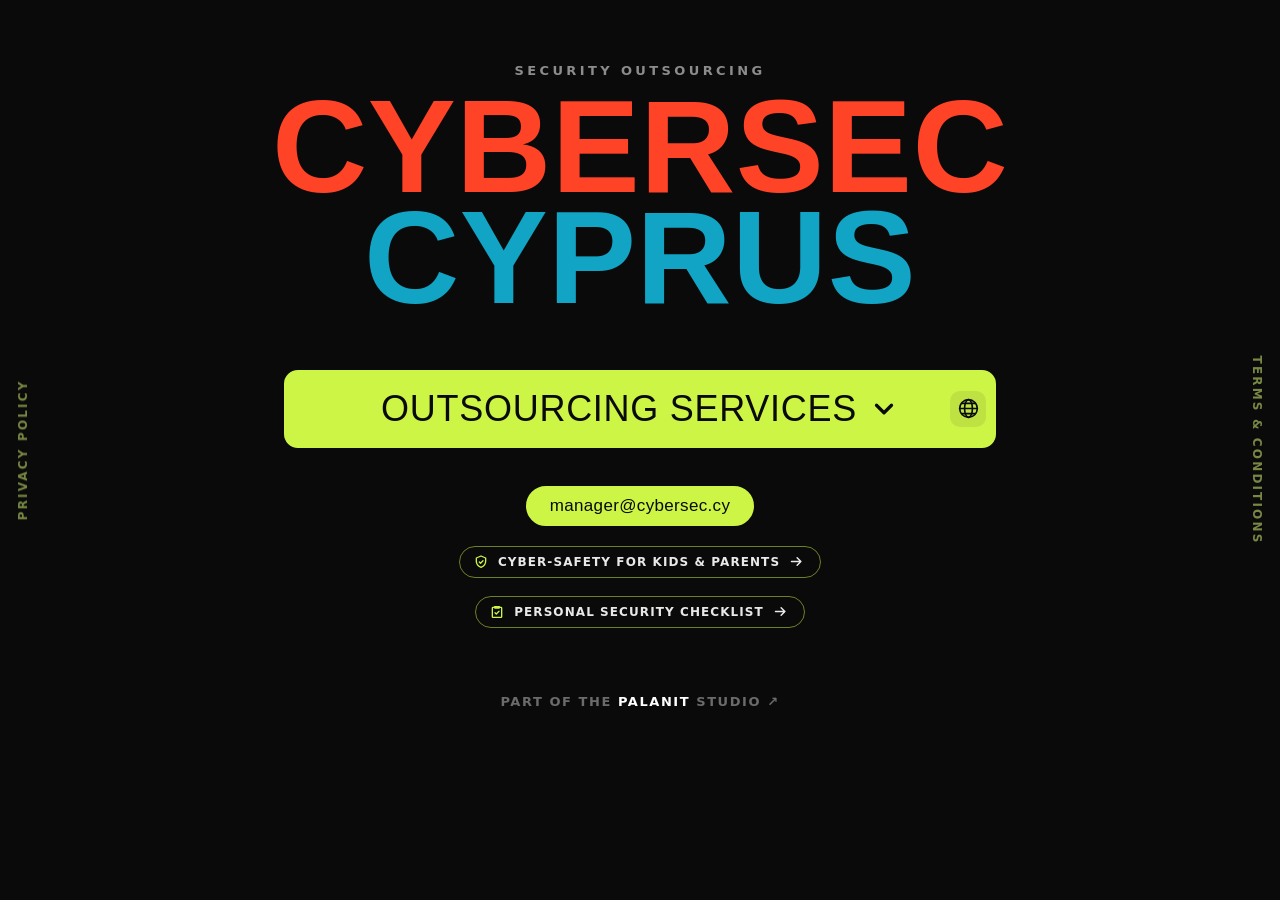
<file: index.html>
<!DOCTYPE html>
<html lang="en">
<head>
  <meta charset="UTF-8" />
  <meta name="viewport" content="width=device-width, initial-scale=1.0" />
  <meta http-equiv="Content-Security-Policy" content="default-src 'self'; script-src 'self'; style-src 'self' 'unsafe-inline' https://fonts.googleapis.com; font-src https://fonts.gstatic.com; img-src 'self' data:; connect-src 'self'; base-uri 'self'; form-action 'self'; frame-ancestors 'none'; object-src 'none'" />
  <meta name="referrer" content="strict-origin-when-cross-origin" />
  <title>CyberSec by Palanit — Security &amp; IT Outsourcing in Cyprus</title>
  <meta name="description" content="CyberSec by Palanit — security and IT outsourcing for small and medium businesses in Cyprus: MDM (Jamf), Google Workspace, EDR, SIEM Wazuh, perimeter and web audits, security policies, phishing simulations and training." />

  <link rel="canonical" href="https://cybersec.cy/" />
  <meta name="robots" content="index, follow, max-image-preview:large, max-snippet:-1, max-video-preview:-1" />
  <meta name="author" content="CyberSec by Palanit" />

  <!-- Open Graph -->
  <meta property="og:site_name" content="CyberSec by Palanit" />
  <meta property="og:title" content="CyberSec by Palanit — Security &amp; IT Outsourcing in Cyprus" />
  <meta property="og:description" content="Security and IT outsourcing for small and medium businesses in Cyprus. Implementation, audits, policies, training." />
  <meta property="og:type" content="website" />
  <meta property="og:url" content="https://cybersec.cy/" />
  <meta property="og:locale" content="en" />

  <!-- Icons -->
  <link rel="icon" href="/favicon.ico" sizes="32x32" />
  <link rel="icon" href="/favicon.svg" type="image/svg+xml" />
  <link rel="icon" type="image/png" sizes="96x96" href="/favicon-96x96.png" />
  <link rel="apple-touch-icon" href="/apple-touch-icon.png" />
  <meta name="theme-color" content="#0a0a0a" />

  <link rel="preconnect" href="https://fonts.googleapis.com" />
  <link rel="preconnect" href="https://fonts.gstatic.com" crossorigin />
  <link href="https://fonts.googleapis.com/css2?family=Anton&family=Cookie&family=Space+Grotesk:wght@400;500;700&display=swap" rel="stylesheet" />
  <link rel="stylesheet" href="styles.css" />

  <!-- Structured data -->
  <script type="application/ld+json">
  {
    "@context": "https://schema.org",
    "@type": "ProfessionalService",
    "name": "CyberSec by Palanit",
    "url": "https://cybersec.cy/",
    "image": "https://cybersec.cy/apple-touch-icon.png",
    "description": "Security and IT outsourcing for small and medium businesses in Cyprus.",
    "areaServed": "CY",
    "email": "manager@cybersec.cy",
    "priceRange": "€€"
  }
  </script>
</head>

<body class="home">

  <!-- side links -->
  <a class="side side--left" href="/privacy.html" data-i18n="privacy">Privacy Policy</a>
  <a class="side side--right" href="/terms.html" data-i18n="terms">Terms &amp; Conditions</a>

  <main class="stage">

    <!-- title -->
    <p class="eyebrow" data-i18n="eyebrow">SECURITY OUTSOURCING</p>
    <h1 class="title">
      <span class="title__pop">CYBER<span class="title__sec">SEC</span></span>
      <span class="title__sea">CYPRUS</span>
    </h1>

    <!-- services dropdown -->
    <section class="services" aria-label="Outsourcing services">
      <div class="field-wrap">
        <button class="field" id="fieldToggle" aria-expanded="false" aria-controls="servicesPanel">
          <span class="field__label" data-i18n="fieldLabel">Outsourcing services</span>
          <svg class="field__chev" width="30" height="30" viewBox="0 0 24 24" fill="none" stroke="currentColor" stroke-width="2.6" stroke-linecap="round" stroke-linejoin="round"><path d="M6 9l6 6 6-6"/></svg>
        </button>

        <!-- language switcher -->
        <div class="lang" id="lang">
          <button class="lang__btn" id="langBtn" type="button" aria-haspopup="true" aria-expanded="false" aria-label="Change language">
            <svg viewBox="0 0 24 24" fill="none" stroke="currentColor" stroke-width="1.7" stroke-linecap="round" stroke-linejoin="round">
              <circle cx="12" cy="12" r="9.2"/>
              <ellipse cx="12" cy="12" rx="4.1" ry="9.2"/>
              <line x1="2.8" y1="12" x2="21.2" y2="12"/>
              <line x1="4.6" y1="6.7" x2="19.4" y2="6.7"/>
              <line x1="4.6" y1="17.3" x2="19.4" y2="17.3"/>
            </svg>
          </button>
          <ul class="lang__menu" id="langMenu" role="menu" aria-label="Language">
            <li role="none"><button role="menuitemradio" type="button" data-lang="en" aria-checked="true">English</button></li>
            <li role="none"><button role="menuitemradio" type="button" data-lang="el" aria-checked="false">Ελληνικά</button></li>
            <li role="none"><button role="menuitemradio" type="button" data-lang="ru" aria-checked="false">Русский</button></li>
            <li role="none"><button role="menuitemradio" type="button" data-lang="uk" aria-checked="false">Українська</button></li>
            <li role="none"><button role="menuitemradio" type="button" data-lang="kk" aria-checked="false">Қазақша</button></li>
            <li role="none"><button role="menuitemradio" type="button" data-lang="de" aria-checked="false">Deutsch</button></li>
            <li role="none"><button class="lang--elv" role="menuitemradio" type="button" data-lang="elv" aria-checked="false">Quenya</button></li>
          </ul>
        </div>
      </div>

      <div class="panel" id="servicesPanel">
        <div class="panel__inner">
          <ul class="list" id="serviceList"><!-- items injected by script.js --></ul>
          <p class="disclaimer" data-i18n="disclaimer">Prices are indicative and depend on the scope of work, the number of devices and the state of your infrastructure. A precise quote will be prepared after a consultation with our manager.</p>
        </div>
      </div>
    </section>

    <!-- email CTA -->
    <a class="email" href="mailto:manager@cybersec.cy">manager@cybersec.cy</a>

    <!-- thin secondary CTA: family cyber-safety academy -->
    <a class="kids-btn" href="/academy.html">
      <svg class="kids-btn__ico" viewBox="0 0 24 24" fill="none" stroke="currentColor" stroke-width="2" stroke-linecap="round" stroke-linejoin="round" aria-hidden="true"><path d="M12 3l7 3v5c0 4.5-3 7.5-7 9-4-1.5-7-4.5-7-9V6l7-3z"/><path d="M9.5 12l1.8 1.8L15 10"/></svg>
      <span data-i18n="kidsBtn">Cyber-safety for kids &amp; parents</span>
      <svg class="kids-btn__arrow" viewBox="0 0 24 24" fill="none" stroke="currentColor" stroke-width="2.4" stroke-linecap="round" stroke-linejoin="round" aria-hidden="true"><path d="M4 12h15M13 6l6 6-6 6"/></svg>
    </a>

    <!-- thin secondary CTA: personal security checklist portal -->
    <a class="kids-btn" href="/checklist.html">
      <svg class="kids-btn__ico" viewBox="0 0 24 24" fill="none" stroke="currentColor" stroke-width="2" stroke-linecap="round" stroke-linejoin="round" aria-hidden="true"><path d="M8 5H6a1 1 0 0 0-1 1v13a1 1 0 0 0 1 1h12a1 1 0 0 0 1-1V6a1 1 0 0 0-1-1h-2"/><path d="M9 4h6a1 1 0 0 1 1 1 1 1 0 0 1-1 1H9a1 1 0 0 1-1-1 1 1 0 0 1 1-1z"/><path d="M9 13l2 2 4-4"/></svg>
      <span data-i18n="checklistBtn">Personal security checklist</span>
      <svg class="kids-btn__arrow" viewBox="0 0 24 24" fill="none" stroke="currentColor" stroke-width="2.4" stroke-linecap="round" stroke-linejoin="round" aria-hidden="true"><path d="M4 12h15M13 6l6 6-6 6"/></svg>
    </a>

    <!-- footer -->
    <footer class="foot">
      <a id="footLink" href="https://palanit.com" target="_blank" rel="noopener">Part of the <strong>PALANIT</strong> studio ↗</a>
    </footer>

  </main>

  <script src="i18n.js"></script>
  <script src="effects.js"></script>
  <script src="script.js"></script>
</body>
</html>
</file>
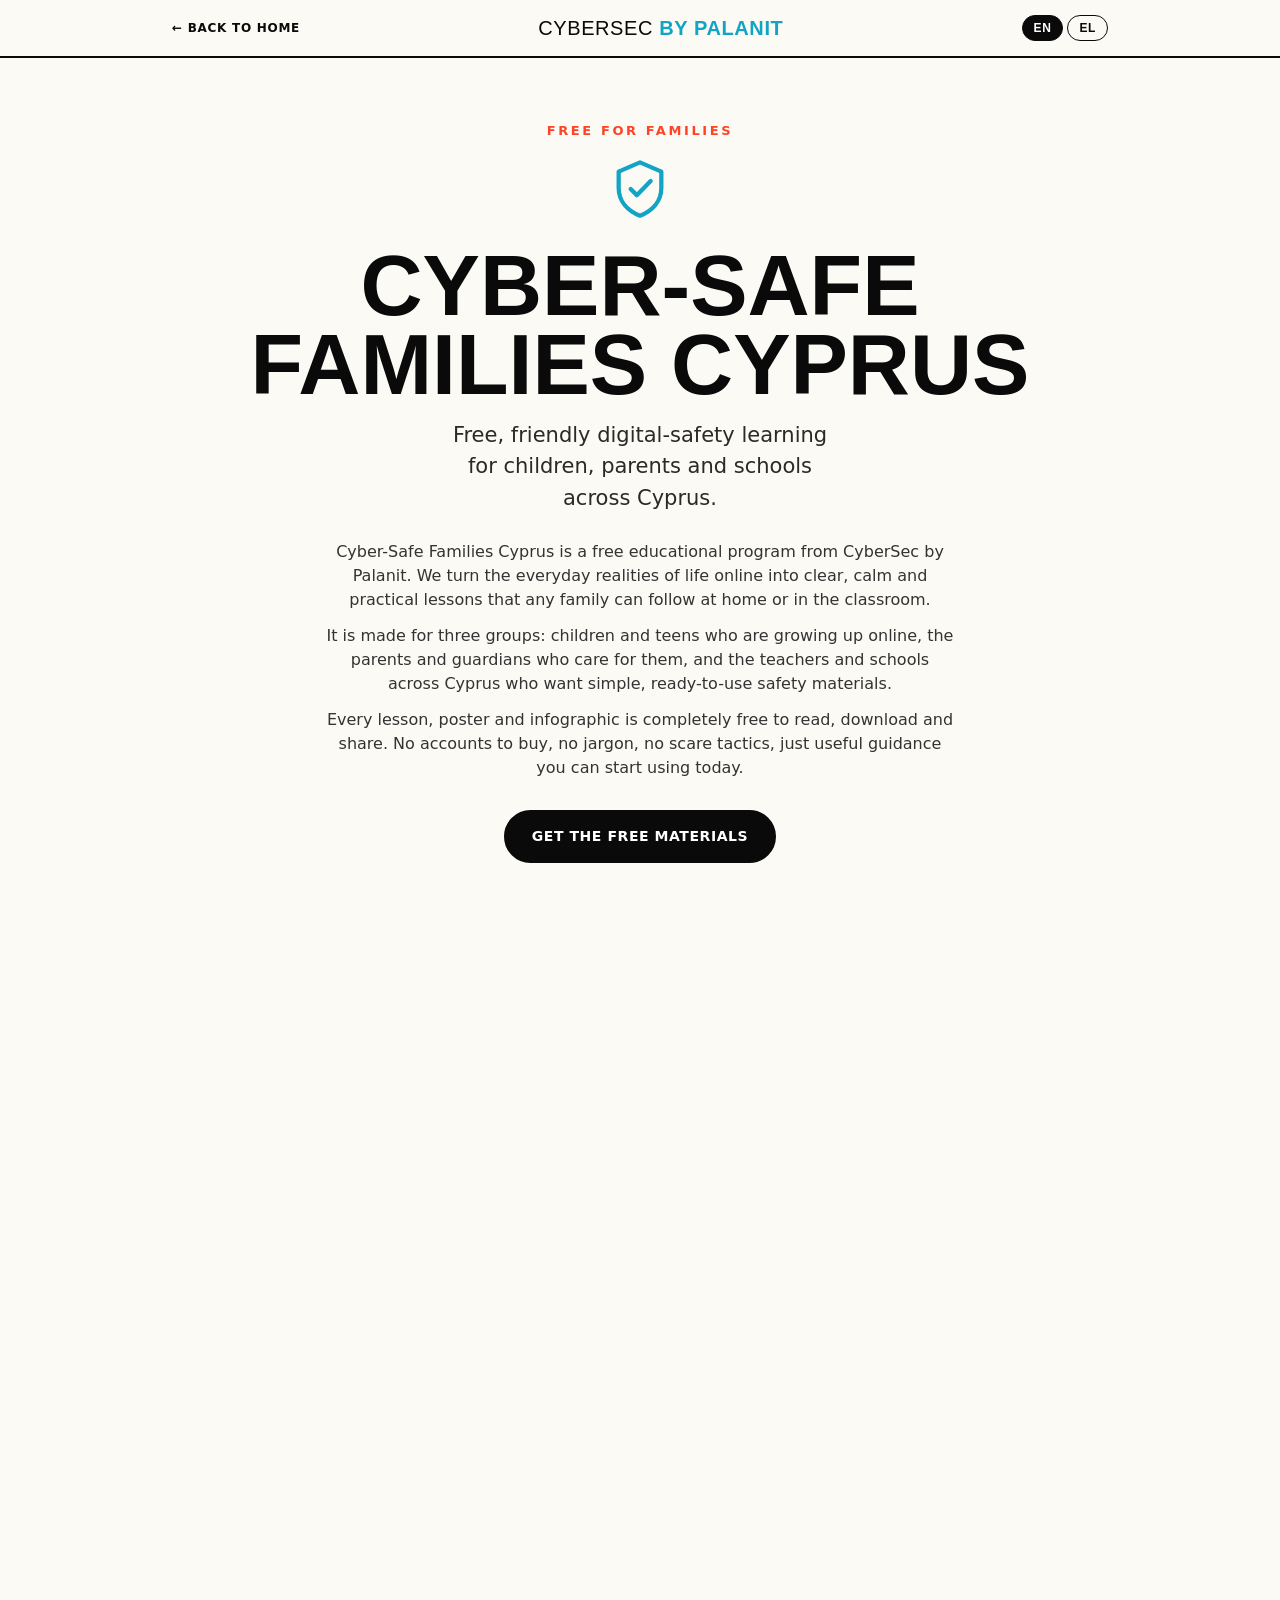
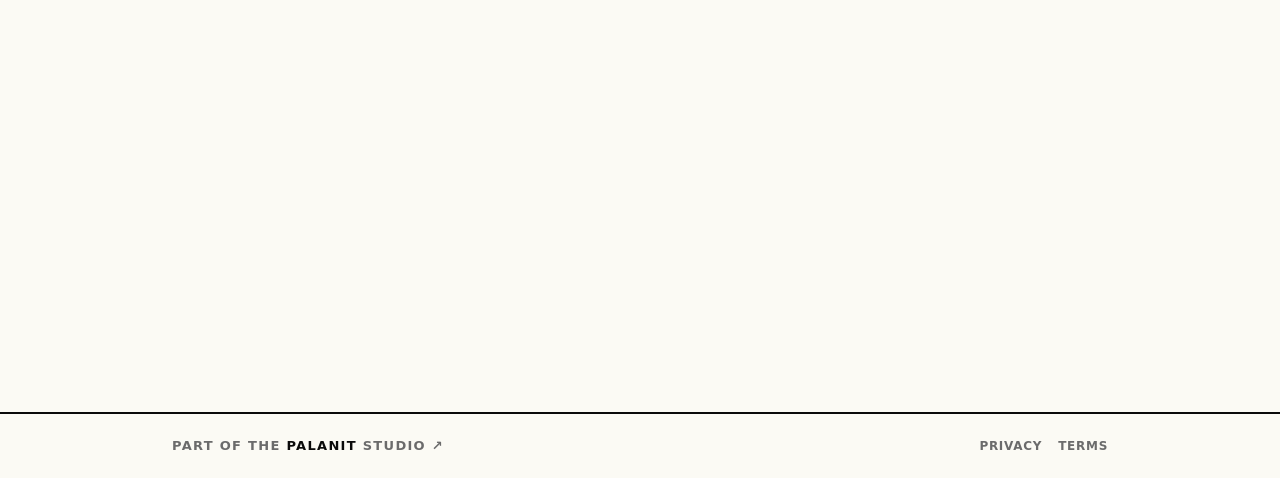
<file: academy.html>
<!DOCTYPE html>
<html lang="en">
<head>
  <meta charset="UTF-8" />
  <meta name="viewport" content="width=device-width, initial-scale=1.0" />
  <meta http-equiv="Content-Security-Policy" content="default-src 'self'; script-src 'self'; style-src 'self' https://fonts.googleapis.com; font-src https://fonts.gstatic.com; img-src 'self' data:; connect-src 'self'; base-uri 'self'; form-action 'self'; frame-ancestors 'none'; object-src 'none'" />
  <meta name="referrer" content="strict-origin-when-cross-origin" />
  <title>Cyber-Safety for Kids &amp; Parents — CyberSec by Palanit</title>
  <meta name="description" content="A free digital-safety learning hub for families in Cyprus by CyberSec by Palanit: lessons, posters and infographics on cyberbullying, online grooming, digital footprint and protecting children online — in English and Greek." />
  <link rel="canonical" href="https://cybersec.cy/academy.html" />
  <meta name="robots" content="index, follow" />
  <meta property="og:title" content="Cyber-Safety for Kids & Parents — CyberSec by Palanit" />
  <meta property="og:description" content="Free digital-safety lessons and materials for children, parents and schools in Cyprus." />
  <meta property="og:type" content="website" />
  <meta property="og:url" content="https://cybersec.cy/academy.html" />
  <link rel="icon" href="/favicon.svg" type="image/svg+xml" />
  <meta name="theme-color" content="#fbfaf4" />
  <link rel="preconnect" href="https://fonts.googleapis.com" />
  <link rel="preconnect" href="https://fonts.gstatic.com" crossorigin />
  <link href="https://fonts.googleapis.com/css2?family=Anton&family=Space+Grotesk:wght@400;500;700&display=swap" rel="stylesheet" />
  <link rel="stylesheet" href="academy.css" />
</head>
<body class="academy">

  <header class="ac-top">
    <div class="ac-top__inner">
      <a class="ac-back" href="/">← <span data-ac="nav.back">Back to home</span></a>
      <span class="ac-brand">CyberSec <b>by Palanit</b></span>
      <div class="ac-lang" role="group" aria-label="Language">
        <button type="button" data-setlang="en" class="is-active">EN</button>
        <button type="button" data-setlang="el">EL</button>
      </div>
    </div>
  </header>

  <main>
    <!-- HERO -->
    <section class="ac-hero reveal in">
      <div class="wrap">
        <p class="ac-eyebrow" data-ac="nav.eyebrow">Free for families</p>
        <svg class="ac-shield" viewBox="0 0 24 24" fill="none" stroke="currentColor" stroke-width="1.6" stroke-linecap="round" stroke-linejoin="round" aria-hidden="true"><path d="M12 2l8 3.5v6c0 5.2-3.5 8.7-8 10.5-4.5-1.8-8-5.3-8-10.5v-6L12 2z"/><path d="M8.5 12l2.3 2.3L16 9"/></svg>
        <h1 class="ac-title" data-ac="programName">Cyber-Safety for Kids &amp; Parents</h1>
        <p class="ac-tagline" data-ac="tagline"></p>
        <div class="ac-intro" data-ac-paras="intro"></div>
        <div class="ac-cta-row">
          <a class="btn-primary" href="#join" data-ac="cta.heroButton">Get the free materials</a>
        </div>
      </div>
    </section>

    <!-- KIDS -->
    <section class="ac-sec ac-sec--kids reveal" id="kids">
      <div class="wrap">
        <p class="ac-tag">01 · <span data-ac="kids.tag">For children</span></p>
        <h2 class="ac-h2" data-ac="kids.title"></h2>
        <p class="ac-lead" data-ac="kids.intro"></p>
        <ul class="ac-modules" data-ac-modules="kids"></ul>
      </div>
    </section>

    <!-- PARENTS -->
    <section class="ac-sec ac-sec--parents reveal" id="parents">
      <div class="wrap">
        <p class="ac-tag">02 · <span data-ac="parents.tag">For parents</span></p>
        <h2 class="ac-h2" data-ac="parents.title"></h2>
        <p class="ac-lead" data-ac="parents.intro"></p>
        <ul class="ac-modules" data-ac-modules="parents"></ul>
      </div>
    </section>

    <!-- MATERIALS -->
    <section class="ac-sec ac-sec--materials reveal" id="materials">
      <div class="wrap">
        <p class="ac-tag">03 · <span data-ac="materials.tag">Free downloads</span></p>
        <h2 class="ac-h2" data-ac="materials.title"></h2>
        <p class="ac-lead" data-ac="materials.intro"></p>
        <div class="ac-cards" data-ac-cards="materials"></div>
      </div>
    </section>

    <!-- RESOURCES -->
    <section class="ac-sec ac-sec--resources reveal" id="resources">
      <div class="wrap">
        <p class="ac-tag">04 · <span data-ac="resources.tag">Help &amp; resources</span></p>
        <h2 class="ac-h2" data-ac="resources.title"></h2>
        <p class="ac-lead" data-ac="resources.intro"></p>
        <ul class="ac-res" data-ac-resources="resources"></ul>
      </div>
    </section>

    <!-- CTA STRIP -->
    <section class="ac-sec ac-sec--cta reveal">
      <div class="wrap">
        <h2 class="ac-h2" data-ac="cta.title"></h2>
        <p class="ac-lead" data-ac="cta.text"></p>
        <div class="ac-cta-row"><a class="btn-primary" href="#join" data-ac="cta.button">Request the materials</a></div>
      </div>
    </section>

    <!-- JOIN / FORM -->
    <section class="ac-sec ac-sec--join reveal" id="join">
      <div class="wrap">
        <p class="ac-tag" data-ac="form.tag">Get involved</p>
        <h2 class="ac-h2" data-ac="form.title"></h2>
        <p class="ac-lead" data-ac="form.intro"></p>

        <form class="ac-form" id="acForm" novalidate>
          <div class="ac-field">
            <label for="acName" data-ac="form.nameLabel"></label>
            <input id="acName" name="name" type="text" required autocomplete="name" />
          </div>
          <div class="ac-field">
            <label for="acEmail" data-ac="form.emailLabel"></label>
            <input id="acEmail" name="email" type="email" required autocomplete="email" />
          </div>
          <div class="ac-field">
            <label for="acRole" data-ac="form.roleLabel"></label>
            <select id="acRole" name="role" data-ac-options="form.roleOptions"></select>
          </div>
          <div class="ac-field">
            <label for="acMsg" data-ac="form.messageLabel"></label>
            <textarea id="acMsg" name="message"></textarea>
          </div>
          <label class="ac-consent">
            <input id="acConsent" type="checkbox" required />
            <span><span data-ac="form.consent"></span> <a href="/privacy.html" data-ac="ui.privacyPolicy">Privacy Policy</a></span>
          </label>
          <button class="ac-submit" type="submit" data-ac="form.submit"></button>
        </form>

        <div class="ac-success" id="acSuccess" hidden role="status" aria-live="polite">
          <h3 data-ac="form.successTitle"></h3>
          <p data-ac="form.successText"></p>
        </div>
      </div>
    </section>
  </main>

  <footer class="ac-foot">
    <div class="wrap ac-foot__inner">
      <a class="studio" id="acFootLink" href="https://palanit.com" target="_blank" rel="noopener">Part of the <strong>PALANIT</strong> studio ↗</a>
      <nav class="ac-foot__links">
        <a href="/privacy.html" data-ac="ui.privacy">Privacy</a>
        <a href="/terms.html" data-ac="ui.terms">Terms</a>
      </nav>
    </div>
  </footer>

  <script src="academy-data.js"></script>
  <script src="academy.js"></script>
</body>
</html>
</file>
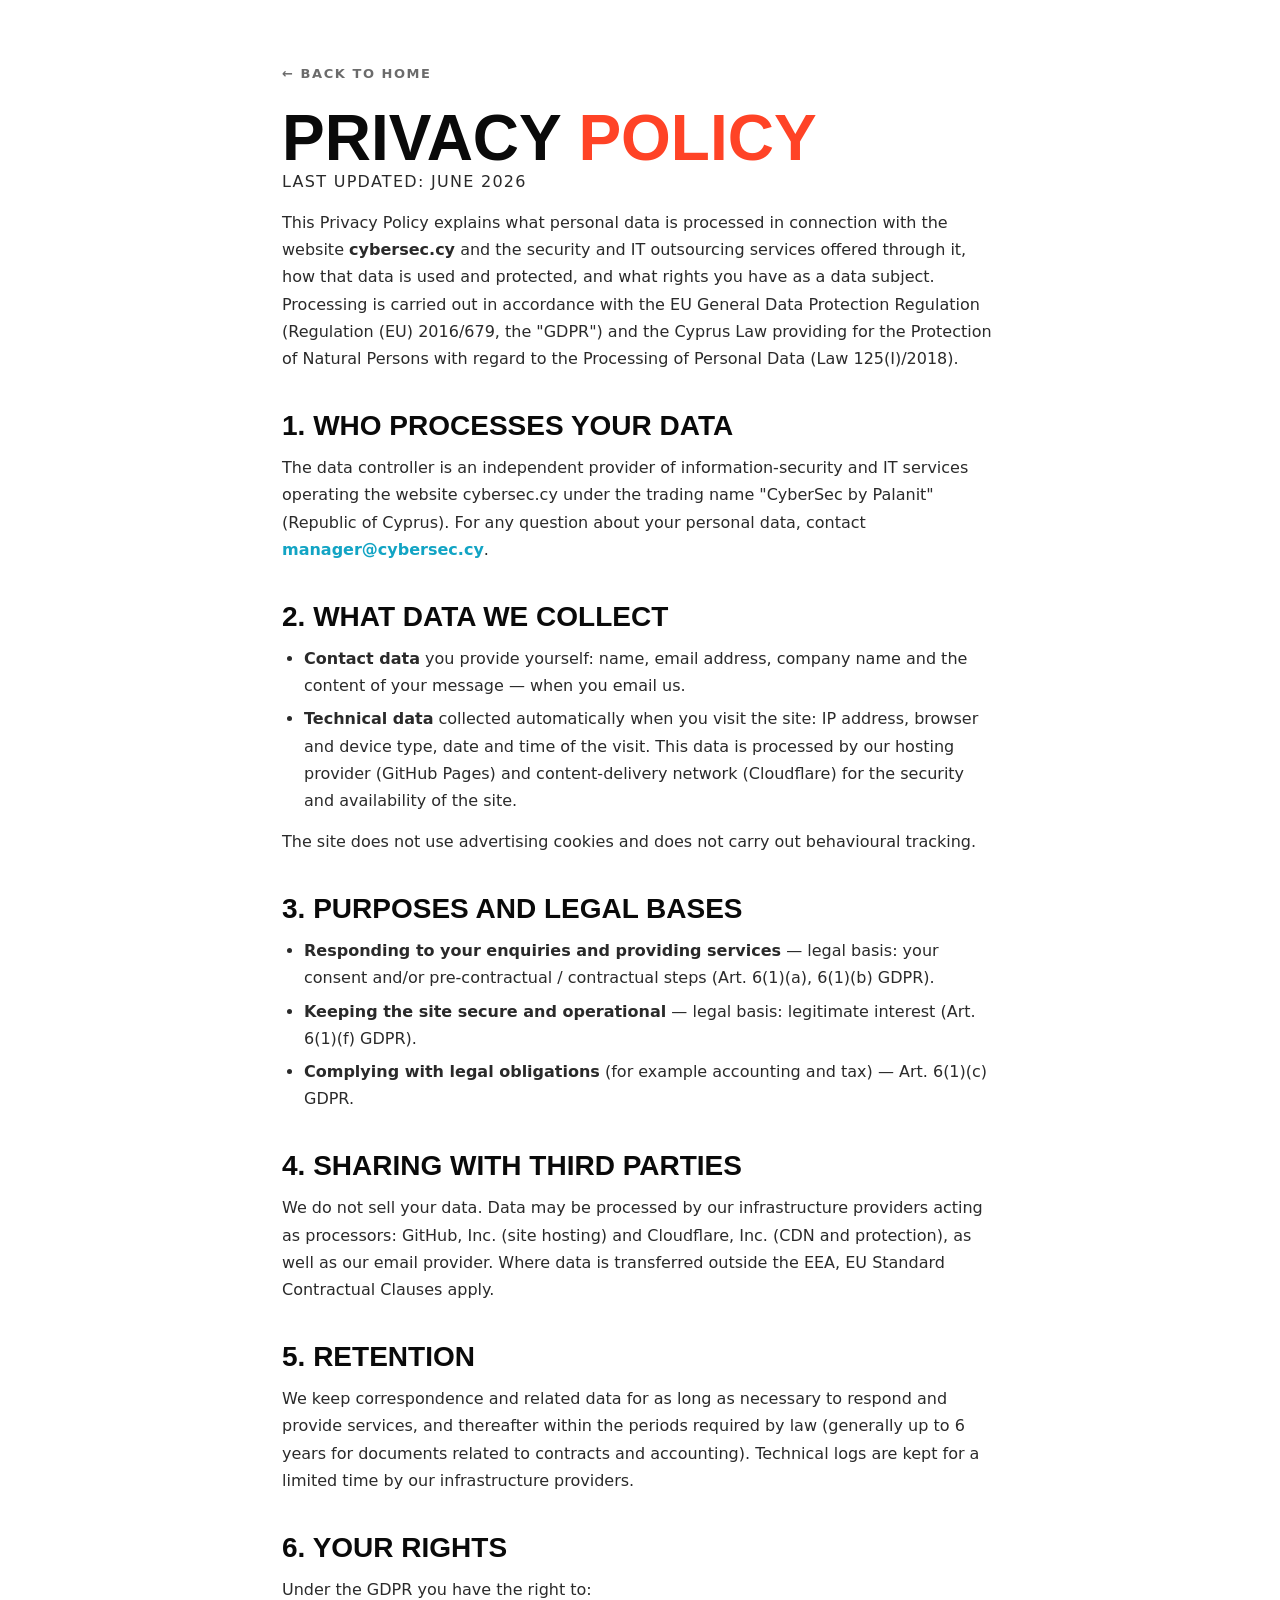
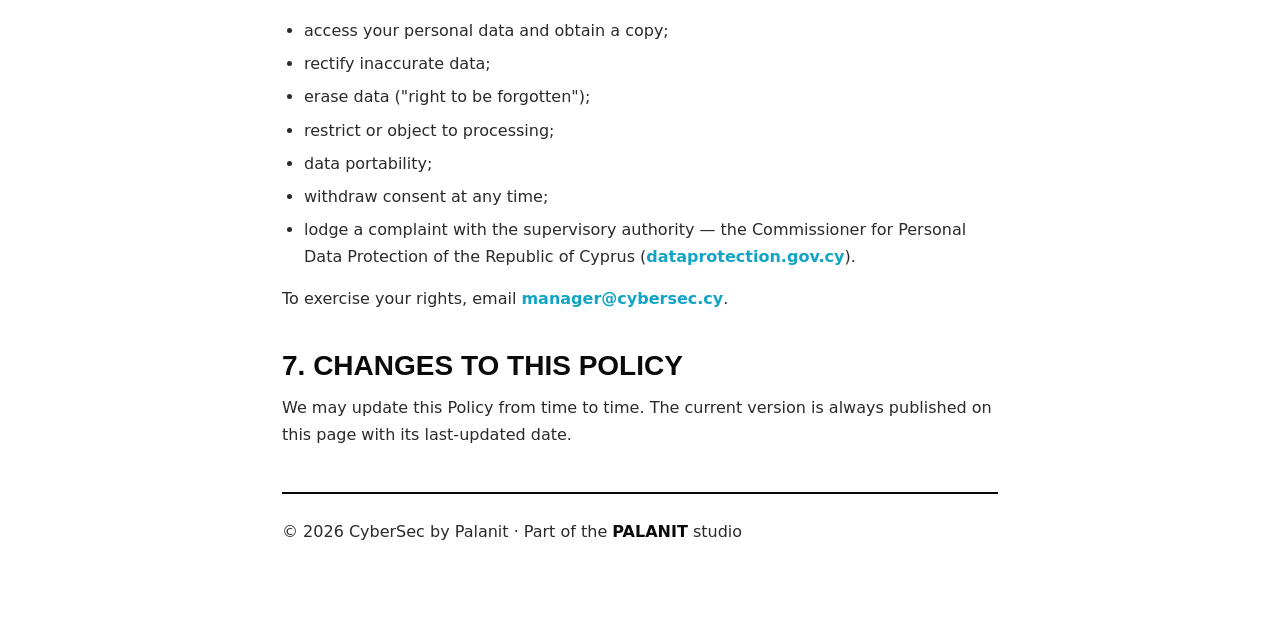
<file: privacy.html>
<!DOCTYPE html>
<html lang="en">
<head>
  <meta charset="UTF-8" />
  <meta name="viewport" content="width=device-width, initial-scale=1.0" />
  <meta http-equiv="Content-Security-Policy" content="default-src 'self'; script-src 'none'; style-src 'self' https://fonts.googleapis.com; font-src https://fonts.gstatic.com; img-src 'self' data:; base-uri 'self'; form-action 'self'; frame-ancestors 'none'; object-src 'none'" />
  <meta name="referrer" content="strict-origin-when-cross-origin" />
  <title>Privacy Policy — CyberSec by Palanit</title>
  <meta name="description" content="Privacy Policy for cybersec.cy: what data is collected, how it is used and stored, and your rights under the GDPR." />
  <meta name="robots" content="index, follow" />
  <link rel="canonical" href="https://cybersec.cy/privacy.html" />
  <link rel="icon" href="/favicon.svg" type="image/svg+xml" />
  <meta name="theme-color" content="#0a0a0a" />
  <link rel="preconnect" href="https://fonts.googleapis.com" />
  <link rel="preconnect" href="https://fonts.gstatic.com" crossorigin />
  <link href="https://fonts.googleapis.com/css2?family=Anton&family=Space+Grotesk:wght@400;500;700&display=swap" rel="stylesheet" />
  <link rel="stylesheet" href="styles.css" />
</head>
<body>
  <article class="doc">
    <a class="doc__back" href="/">← Back to home</a>
    <h1>Privacy <span class="accent">Policy</span></h1>
    <p class="doc__meta">Last updated: June 2026</p>

    <p>
      This Privacy Policy explains what personal data is processed in connection with the website
      <strong>cybersec.cy</strong> and the security and IT outsourcing services offered through it,
      how that data is used and protected, and what rights you have as a data subject. Processing is
      carried out in accordance with the EU General Data Protection Regulation (Regulation (EU)
      2016/679, the "GDPR") and the Cyprus Law providing for the Protection of Natural Persons with
      regard to the Processing of Personal Data (Law 125(I)/2018).
    </p>

    <h2>1. Who processes your data</h2>
    <p>
      The data controller is an independent provider of information-security and IT services operating
      the website cybersec.cy under the trading name "CyberSec by Palanit" (Republic of Cyprus). For any
      question about your personal data, contact
      <a class="inline" href="mailto:manager@cybersec.cy">manager@cybersec.cy</a>.
    </p>

    <h2>2. What data we collect</h2>
    <ul>
      <li><strong>Contact data</strong> you provide yourself: name, email address, company name and the content of your message — when you email us.</li>
      <li><strong>Technical data</strong> collected automatically when you visit the site: IP address, browser and device type, date and time of the visit. This data is processed by our hosting provider (GitHub Pages) and content-delivery network (Cloudflare) for the security and availability of the site.</li>
    </ul>
    <p>The site does not use advertising cookies and does not carry out behavioural tracking.</p>

    <h2>3. Purposes and legal bases</h2>
    <ul>
      <li><strong>Responding to your enquiries and providing services</strong> — legal basis: your consent and/or pre-contractual / contractual steps (Art. 6(1)(a), 6(1)(b) GDPR).</li>
      <li><strong>Keeping the site secure and operational</strong> — legal basis: legitimate interest (Art. 6(1)(f) GDPR).</li>
      <li><strong>Complying with legal obligations</strong> (for example accounting and tax) — Art. 6(1)(c) GDPR.</li>
    </ul>

    <h2>4. Sharing with third parties</h2>
    <p>
      We do not sell your data. Data may be processed by our infrastructure providers acting as
      processors: GitHub, Inc. (site hosting) and Cloudflare, Inc. (CDN and protection), as well as our
      email provider. Where data is transferred outside the EEA, EU Standard Contractual Clauses apply.
    </p>

    <h2>5. Retention</h2>
    <p>
      We keep correspondence and related data for as long as necessary to respond and provide services,
      and thereafter within the periods required by law (generally up to 6 years for documents related
      to contracts and accounting). Technical logs are kept for a limited time by our infrastructure
      providers.
    </p>

    <h2>6. Your rights</h2>
    <p>Under the GDPR you have the right to:</p>
    <ul>
      <li>access your personal data and obtain a copy;</li>
      <li>rectify inaccurate data;</li>
      <li>erase data ("right to be forgotten");</li>
      <li>restrict or object to processing;</li>
      <li>data portability;</li>
      <li>withdraw consent at any time;</li>
      <li>lodge a complaint with the supervisory authority — the Commissioner for Personal Data Protection of the Republic of Cyprus (<a class="inline" href="https://www.dataprotection.gov.cy" target="_blank" rel="noopener">dataprotection.gov.cy</a>).</li>
    </ul>
    <p>To exercise your rights, email <a class="inline" href="mailto:manager@cybersec.cy">manager@cybersec.cy</a>.</p>

    <h2>7. Changes to this policy</h2>
    <p>
      We may update this Policy from time to time. The current version is always published on this page
      with its last-updated date.
    </p>

    <hr class="doc__rule" />
    <p class="doc__foot">© 2026 CyberSec by Palanit · Part of the <a href="https://palanit.com" target="_blank" rel="noopener">PALANIT</a> studio</p>
  </article>
</body>
</html>
</file>
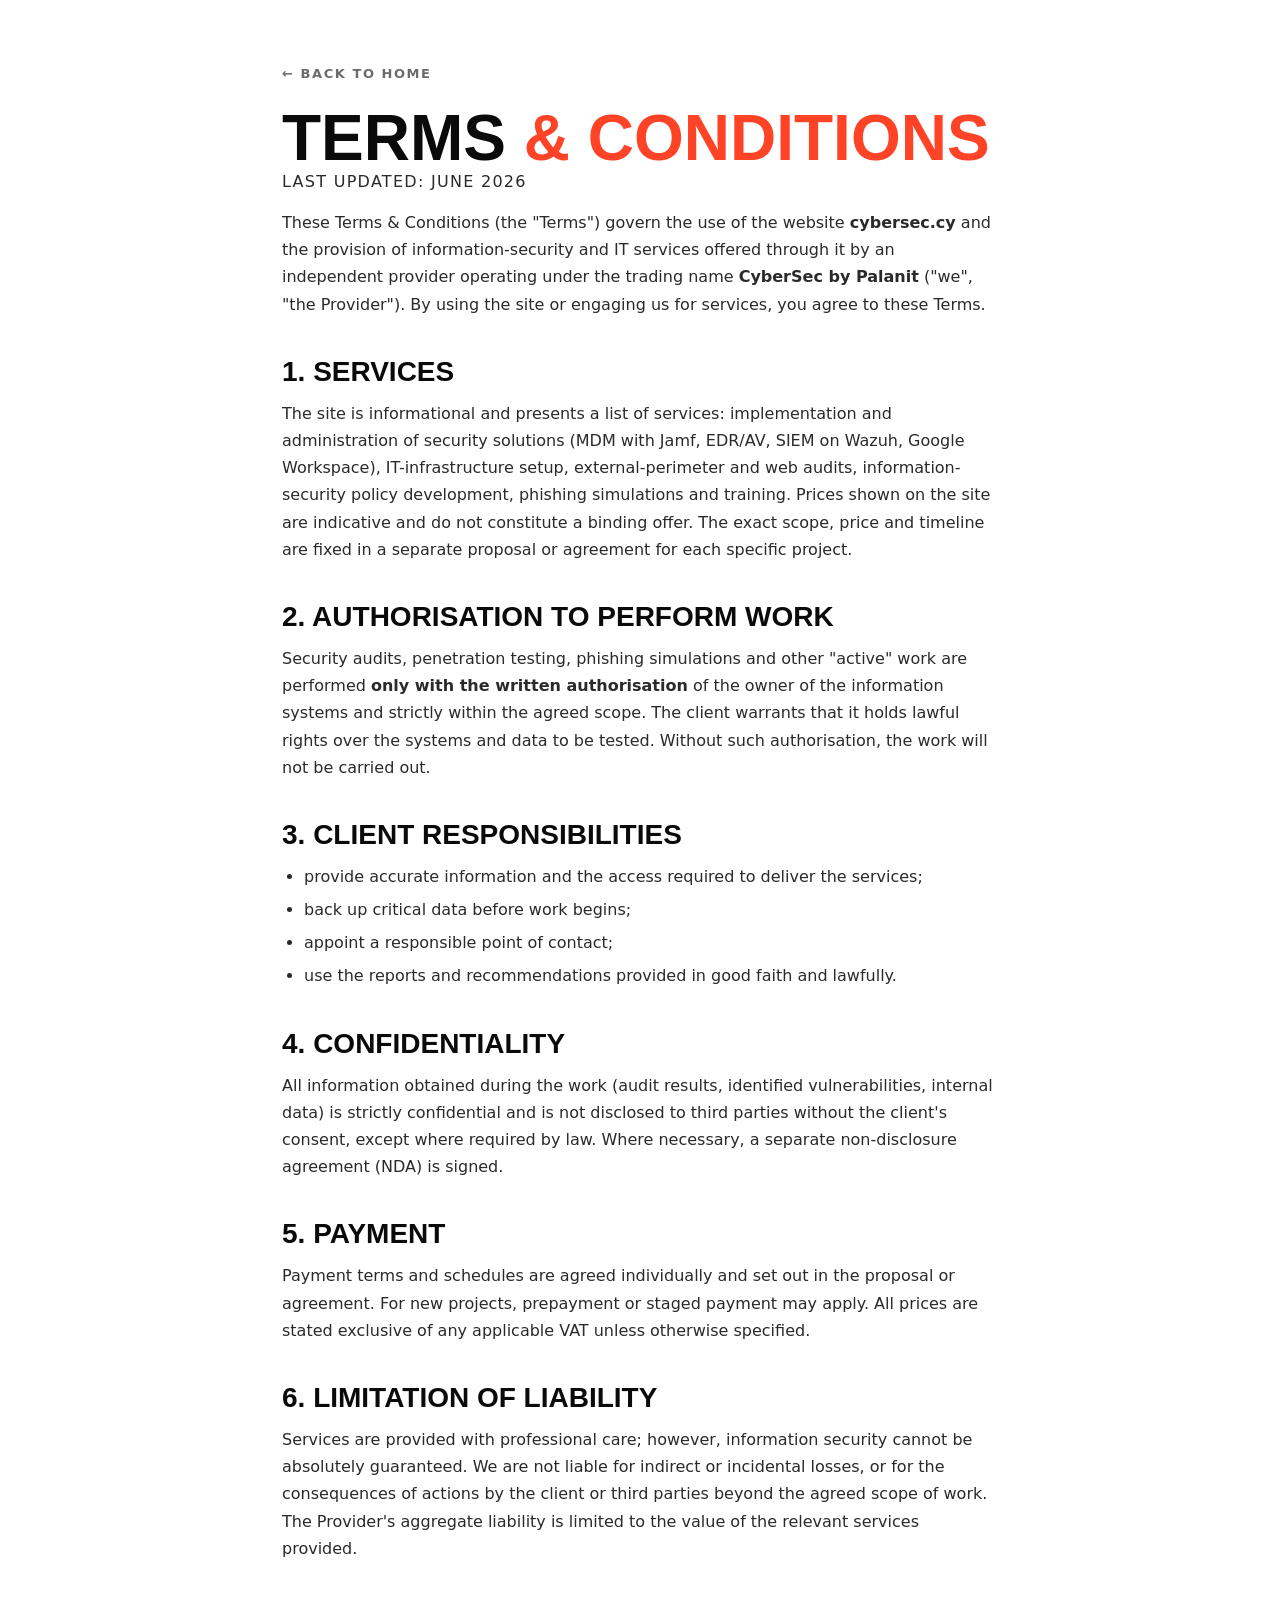
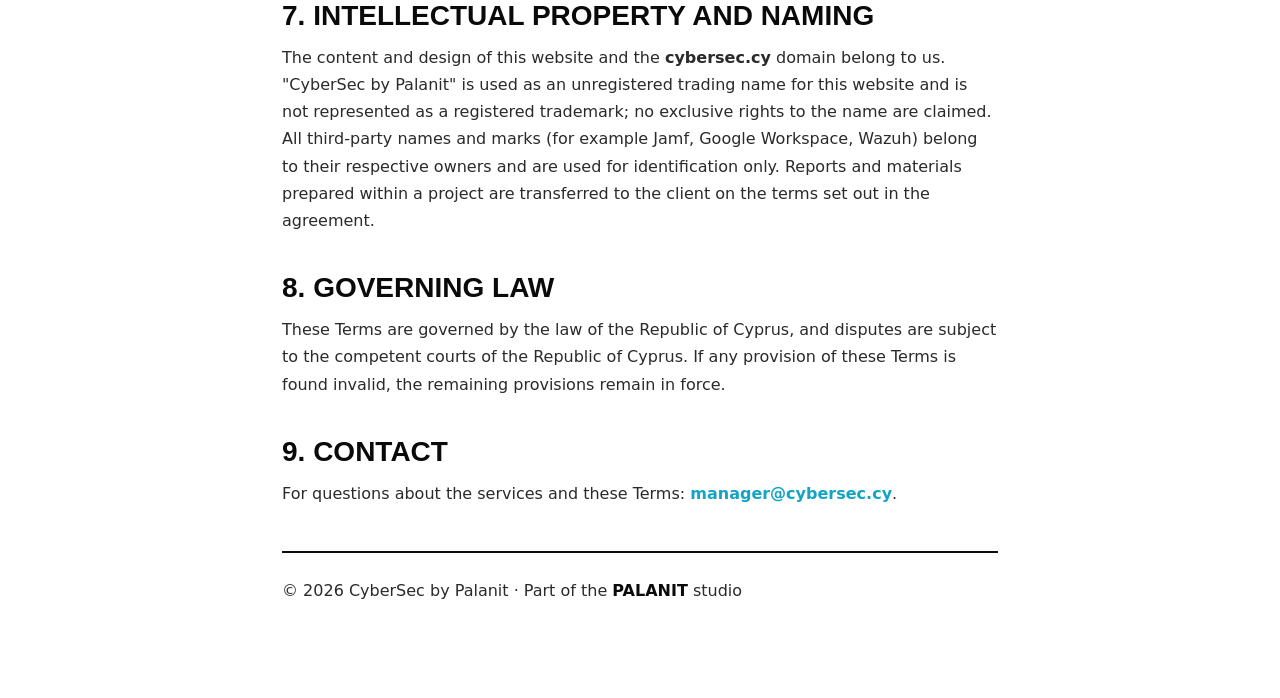
<file: terms.html>
<!DOCTYPE html>
<html lang="en">
<head>
  <meta charset="UTF-8" />
  <meta name="viewport" content="width=device-width, initial-scale=1.0" />
  <meta http-equiv="Content-Security-Policy" content="default-src 'self'; script-src 'none'; style-src 'self' https://fonts.googleapis.com; font-src https://fonts.gstatic.com; img-src 'self' data:; base-uri 'self'; form-action 'self'; frame-ancestors 'none'; object-src 'none'" />
  <meta name="referrer" content="strict-origin-when-cross-origin" />
  <title>Terms &amp; Conditions — CyberSec by Palanit</title>
  <meta name="description" content="Terms and Conditions for the use of cybersec.cy and the provision of security and IT services in Cyprus." />
  <meta name="robots" content="index, follow" />
  <link rel="canonical" href="https://cybersec.cy/terms.html" />
  <link rel="icon" href="/favicon.svg" type="image/svg+xml" />
  <meta name="theme-color" content="#0a0a0a" />
  <link rel="preconnect" href="https://fonts.googleapis.com" />
  <link rel="preconnect" href="https://fonts.gstatic.com" crossorigin />
  <link href="https://fonts.googleapis.com/css2?family=Anton&family=Space+Grotesk:wght@400;500;700&display=swap" rel="stylesheet" />
  <link rel="stylesheet" href="styles.css" />
</head>
<body>
  <article class="doc">
    <a class="doc__back" href="/">← Back to home</a>
    <h1>Terms <span class="accent">&amp; Conditions</span></h1>
    <p class="doc__meta">Last updated: June 2026</p>

    <p>
      These Terms &amp; Conditions (the "Terms") govern the use of the website <strong>cybersec.cy</strong>
      and the provision of information-security and IT services offered through it by an independent
      provider operating under the trading name <strong>CyberSec by Palanit</strong> ("we", "the Provider").
      By using the site or engaging us for services, you agree to these Terms.
    </p>

    <h2>1. Services</h2>
    <p>
      The site is informational and presents a list of services: implementation and administration of
      security solutions (MDM with Jamf, EDR/AV, SIEM on Wazuh, Google Workspace), IT-infrastructure
      setup, external-perimeter and web audits, information-security policy development, phishing
      simulations and training. Prices shown on the site are indicative and do not constitute a binding
      offer. The exact scope, price and timeline are fixed in a separate proposal or agreement for each
      specific project.
    </p>

    <h2>2. Authorisation to perform work</h2>
    <p>
      Security audits, penetration testing, phishing simulations and other "active" work are performed
      <strong>only with the written authorisation</strong> of the owner of the information systems and
      strictly within the agreed scope. The client warrants that it holds lawful rights over the systems
      and data to be tested. Without such authorisation, the work will not be carried out.
    </p>

    <h2>3. Client responsibilities</h2>
    <ul>
      <li>provide accurate information and the access required to deliver the services;</li>
      <li>back up critical data before work begins;</li>
      <li>appoint a responsible point of contact;</li>
      <li>use the reports and recommendations provided in good faith and lawfully.</li>
    </ul>

    <h2>4. Confidentiality</h2>
    <p>
      All information obtained during the work (audit results, identified vulnerabilities, internal data)
      is strictly confidential and is not disclosed to third parties without the client's consent, except
      where required by law. Where necessary, a separate non-disclosure agreement (NDA) is signed.
    </p>

    <h2>5. Payment</h2>
    <p>
      Payment terms and schedules are agreed individually and set out in the proposal or agreement. For
      new projects, prepayment or staged payment may apply. All prices are stated exclusive of any
      applicable VAT unless otherwise specified.
    </p>

    <h2>6. Limitation of liability</h2>
    <p>
      Services are provided with professional care; however, information security cannot be absolutely
      guaranteed. We are not liable for indirect or incidental losses, or for the consequences of actions
      by the client or third parties beyond the agreed scope of work. The Provider's aggregate liability
      is limited to the value of the relevant services provided.
    </p>

    <h2>7. Intellectual property and naming</h2>
    <p>
      The content and design of this website and the <strong>cybersec.cy</strong> domain belong to us.
      "CyberSec by Palanit" is used as an unregistered trading name for this website and is not represented as
      a registered trademark; no exclusive rights to the name are claimed. All third-party names and
      marks (for example Jamf, Google Workspace, Wazuh) belong to their respective owners and are used
      for identification only. Reports and materials prepared within a project are transferred to the
      client on the terms set out in the agreement.
    </p>

    <h2>8. Governing law</h2>
    <p>
      These Terms are governed by the law of the Republic of Cyprus, and disputes are subject to the
      competent courts of the Republic of Cyprus. If any provision of these Terms is found invalid, the
      remaining provisions remain in force.
    </p>

    <h2>9. Contact</h2>
    <p>For questions about the services and these Terms: <a class="inline" href="mailto:manager@cybersec.cy">manager@cybersec.cy</a>.</p>

    <hr class="doc__rule" />
    <p class="doc__foot">© 2026 CyberSec by Palanit · Part of the <a href="https://palanit.com" target="_blank" rel="noopener">PALANIT</a> studio</p>
  </article>
</body>
</html>
</file>
<file: styles.css>
/* ===================================================================
   CYBERSEC CYPRUS — security outsourcing
   Static site · no build step · plain CSS
   Shares the PALANIT design language (Anton + Space Grotesk, pop/lime).
   =================================================================== */

:root {
  --ink:   #0a0a0a;
  --paper: #ffffff;
  --lime:  #cdf546;   /* the green field */
  --pop:   #ff4326;   /* CYBERSEC orange */
  --sea:   #12a4c4;   /* Mediterranean blue */
  --muted: #6b6b6b;
}

* { margin: 0; padding: 0; box-sizing: border-box; }

html { scroll-behavior: smooth; }

body {
  font-family: "Space Grotesk", system-ui, sans-serif;
  background: var(--paper);
  color: var(--ink);
  -webkit-font-smoothing: antialiased;
  min-height: 100dvh;
  overflow-x: hidden;
}

::selection { background: var(--lime); color: var(--ink); }
a { color: inherit; text-decoration: none; }

/* ---------- HOME: DARK BACKGROUND ---------- */
body.home { background: var(--ink); color: var(--paper); }

.home .eyebrow { color: #8c8c8c; }

/* lime pills read fine on black; lift them with a light drop-shadow */
.home .field:hover,
.home .email:hover { box-shadow: 6px 6px 0 rgba(255,255,255,.16); }

/* services list flipped to light-on-dark */
.home .svc { border-top-color: rgba(255,255,255,.14); }
.home .svc__head { color: var(--paper); }
.home .svc__num { color: rgba(255,255,255,.42); }
.home .svc__desc { color: #cfcfcf; }
.home .svc__price { color: var(--paper); }
.home .disclaimer { color: #9a9a9a; border-top-color: rgba(255,255,255,.14); }

/* side links + footer accents that were dark */
.home .side:hover { color: var(--paper); }
.home .foot a strong { color: var(--paper); }
.home .foot a:hover,
.home .foot a:hover strong { color: var(--pop); }

/* ---------- SIDE LINKS (faint, vertical) ---------- */
.side {
  position: fixed; top: 50%; z-index: 20;
  writing-mode: vertical-rl;
  font-size: 12px; font-weight: 700; text-transform: uppercase; letter-spacing: .18em;
  color: var(--lime);
  opacity: .55; filter: saturate(.7);
  transition: opacity .25s ease, filter .25s ease, color .25s ease;
  padding: 6px;
}
.side:hover { opacity: 1; filter: none; color: var(--ink); }
.side--left  { left: 10px;  transform: translateY(-50%) rotate(180deg); }
.side--right { right: 10px; transform: translateY(-50%); }
@media (max-width: 820px) { .side { display: none; } }

/* ---------- STAGE ---------- */
.stage {
  position: relative; z-index: 1;
  max-width: 760px; margin: 0 auto;
  padding: clamp(40px, 7vh, 88px) 22px 56px;
  display: flex; flex-direction: column; align-items: center;
  text-align: center;
}

/* ---------- TITLE ---------- */
.eyebrow {
  font-size: 13px; font-weight: 700; letter-spacing: .26em;
  text-transform: uppercase; color: var(--muted);
  margin-bottom: 14px;
}
.title {
  font-family: "Anton", sans-serif; text-transform: uppercase;
  line-height: .84; letter-spacing: .01em;
  display: flex; flex-direction: column;
}
.title__pop { color: var(--pop); font-size: clamp(54px, 14vw, 132px); }
.title__sea { color: var(--sea); font-size: clamp(54px, 14vw, 132px); }
.title__sec { color: inherit; }

/* Elvish mode: "SEC" blinks like a car turn-signal (amber, smooth).
   Blink via COLOR + TEXT-SHADOW alpha, NOT element opacity — animating opacity
   promotes the glyph to its own GPU layer and rasterises it to a texture that
   resamples blurry on high-DPR phones. Paint-only animation stays crisp.
   (Do NOT add translateZ / will-change / backface-visibility here — they force
   the same texture layer and reintroduce the blur.) Glow blur tightens on mobile. */
@keyframes turn-signal {
  0%, 40% {
    color: rgba(255, 179, 0, 1);
    text-shadow: 0 0 clamp(7px, 1.6vw, 22px) rgba(255,179,0,.85), 0 0 5px rgba(255,179,0,.95);
  }
  50%, 90% {
    color: rgba(255, 179, 0, .12);
    text-shadow: 0 0 clamp(7px, 1.6vw, 22px) rgba(255,179,0,.10), 0 0 5px rgba(255,179,0,.12);
  }
  100% {
    color: rgba(255, 179, 0, 1);
    text-shadow: 0 0 clamp(7px, 1.6vw, 22px) rgba(255,179,0,.85), 0 0 5px rgba(255,179,0,.95);
  }
}
body.lang-elv .title__sec {
  color: #ffb300;
  text-shadow: 0 0 clamp(7px, 1.6vw, 22px) rgba(255,179,0,.85), 0 0 5px rgba(255,179,0,.95);
  animation: turn-signal .95s cubic-bezier(.45,.05,.4,1) infinite;
}

/* ---------- SERVICES FIELD ---------- */
.services { width: 100%; margin-top: clamp(32px, 6vh, 60px); }

.field-wrap { position: relative; width: 100%; }

.field {
  width: 100%;
  display: flex; align-items: center; justify-content: center; gap: 12px;
  background: var(--lime); color: var(--ink);
  border: 2px solid var(--ink); border-radius: 16px;
  padding: 20px 56px; cursor: pointer;
  font-family: "Anton", sans-serif; text-transform: uppercase;
  transition: transform .2s ease, box-shadow .2s ease;
}
.field:hover { transform: translateY(-2px); box-shadow: 6px 6px 0 var(--ink); }
.field__label {
  font-size: clamp(20px, 4.6vw, 36px); letter-spacing: .02em; line-height: 1.05;
}
.field__chev {
  flex-shrink: 0;
  transition: transform .35s cubic-bezier(.22,1,.36,1);
}
.field[aria-expanded="true"] .field__chev { transform: rotate(180deg); }

/* ---------- LANGUAGE SWITCHER (globe) ---------- */
.lang { position: absolute; top: 50%; right: 12px; transform: translateY(-50%); z-index: 60; }
.lang__btn {
  display: grid; place-items: center; width: 36px; height: 36px;
  border: none; border-radius: 10px; cursor: pointer;
  background: rgba(10,10,10,.08); color: var(--ink);
  transition: background .2s ease, transform .5s cubic-bezier(.22,1,.36,1);
}
.lang__btn:hover { background: rgba(10,10,10,.18); }
.lang.open .lang__btn { transform: rotate(180deg); background: rgba(10,10,10,.18); }
.lang__btn svg { width: 23px; height: 23px; }

.lang__menu {
  position: absolute; right: 0; top: calc(100% + 10px);
  min-width: 176px; list-style: none; margin: 0; padding: 6px;
  background: #161616; border: 1.5px solid rgba(255,255,255,.14); border-radius: 14px;
  box-shadow: 0 16px 36px rgba(0,0,0,.55);
  opacity: 0; visibility: hidden; transform: translateY(-8px) scale(.97);
  transform-origin: top right;
  transition: opacity .22s ease, transform .24s cubic-bezier(.22,1,.36,1), visibility .24s;
}
.lang.open .lang__menu { opacity: 1; visibility: visible; transform: none; }
.lang__menu li { margin: 0; }
.lang__menu button {
  width: 100%; display: flex; align-items: center; gap: 10px;
  background: none; border: none; cursor: pointer;
  font-family: "Space Grotesk", sans-serif; font-size: 14px; font-weight: 600;
  color: #e8e8e8; text-align: left; padding: 9px 12px; border-radius: 9px;
  transition: background .15s ease, color .15s ease;
}
.lang__menu button:hover { background: rgba(255,255,255,.08); color: #fff; }
.lang__menu button[aria-checked="true"] { color: var(--lime); }
.lang__menu button[aria-checked="true"]::after { content: "✓"; margin-left: auto; font-weight: 700; }
/* the hidden ancient tongue — small, faint, set apart */
.lang__menu li:last-child { margin-top: 4px; border-top: 1px solid rgba(255,255,255,.08); padding-top: 2px; }
.lang__menu button.lang--elv {
  font-size: 11px; letter-spacing: .16em; font-style: italic; text-transform: uppercase;
  color: #93b7c9;
}
.lang__menu button.lang--elv::before { content: "✦ "; font-style: normal; color: #cdf546; }
.lang__menu button.lang--elv[aria-checked="true"] { color: var(--lime); }
@media (max-width: 420px) { .field { padding: 18px 50px; } .lang { right: 9px; } }

/* ---------- ELVISH EASTER EGG: lightning + breakable button ---------- */
.lightning {
  position: fixed; inset: 0; width: 100%; height: 100%;
  pointer-events: none; z-index: 0; opacity: 0; transition: opacity .45s ease;
}
.lightning.on { opacity: 1; }

.email-cracks {
  position: absolute; inset: 0; width: 100%; height: 100%;
  pointer-events: none; overflow: hidden;
  border-radius: 999px;
  clip-path: inset(0 round 999px); /* keep cracks inside the pill shape */
}
body.lang-elv .email { cursor: crosshair; }

/* "Buy Me a Coffee" button that replaces the shattered email button */
.bmc-btn {
  display: inline-flex; align-items: center; gap: 9px;
  margin-top: clamp(22px, 4vh, 34px);
  background: #FFDD00; color: #0a0a0a;
  border: 2px solid #000000; border-radius: 12px;
  padding: 9px 18px 7px;
  font-family: "Cookie", "Space Grotesk", cursive; font-size: 26px; line-height: 1;
  transition: transform .2s ease, box-shadow .2s ease;
}
.bmc-btn:hover { transform: translateY(-2px); box-shadow: 5px 5px 0 #000000; }
.bmc-btn__cup { width: 22px; height: 24px; flex-shrink: 0; }
.bmc-btn:hover .bmc-btn__cup { animation: bmc-wiggle .5s ease; }
.bmc-btn__text { padding-bottom: 2px; }
@keyframes bmc-wiggle {
  0%, 100% { transform: rotate(0); }
  25% { transform: rotate(-12deg); }
  75% { transform: rotate(12deg); }
}

/* ---------- MASTER PANEL (level 1) ---------- */
.panel {
  display: grid; grid-template-rows: 0fr;
  transition: grid-template-rows .42s cubic-bezier(.22,1,.36,1);
}
.panel.open { grid-template-rows: 1fr; }
.panel__inner { overflow: hidden; }

.list { list-style: none; margin-top: 14px; }

/* ---------- SERVICE ROW (level 2) ---------- */
.svc { border-top: 1.5px solid rgba(10,10,10,.12); }
.svc:first-child { border-top: none; }

.svc__head {
  width: 100%; display: flex; align-items: center; gap: 16px;
  background: none; border: none; cursor: pointer;
  padding: 18px 6px; text-align: left;
  color: var(--ink); transition: color .2s ease;
}
.svc__head:hover { color: var(--pop); }
.svc__num {
  font-family: "Anton", sans-serif; font-size: 14px;
  color: rgba(10,10,10,.4); min-width: 26px;
}
.svc__name {
  flex: 1; font-size: clamp(15px, 2.6vw, 19px); font-weight: 700; line-height: 1.3;
}
.svc__chev {
  flex-shrink: 0; color: var(--sea);
  transition: transform .3s cubic-bezier(.22,1,.36,1);
}
.svc.open .svc__chev { transform: rotate(90deg); }
.svc.open .svc__name { color: var(--pop); }

.svc__detail {
  display: grid; grid-template-rows: 0fr;
  transition: grid-template-rows .35s cubic-bezier(.22,1,.36,1);
}
.svc.open .svc__detail { grid-template-rows: 1fr; }
.svc__detailInner { overflow: hidden; }

.svc__body {
  padding: 0 6px 22px 48px;
  display: flex; flex-wrap: wrap; align-items: baseline; gap: 10px 14px;
  text-align: left;
}
.svc__desc { color: #2a2a2a; font-weight: 500; font-size: 15px; line-height: 1.55; flex: 1 1 300px; }
.svc__bar { color: var(--lime); font-weight: 700; align-self: stretch; }
.svc__price {
  font-family: "Anton", sans-serif; color: var(--ink);
  font-size: 20px; white-space: nowrap; letter-spacing: .01em;
}

.disclaimer {
  margin-top: 18px; padding: 14px 6px 4px;
  font-size: 13px; line-height: 1.55; color: var(--muted);
  border-top: 1.5px solid rgba(10,10,10,.12); text-align: left;
}

/* ---------- EMAIL CTA ---------- */
.email {
  display: inline-block; margin-top: clamp(22px, 4vh, 34px);
  background: var(--lime); color: var(--ink);
  border: 2px solid var(--ink); border-radius: 999px;
  font-family: "Anton", sans-serif; text-transform: lowercase; letter-spacing: .02em;
  font-size: clamp(15px, 2.2vw, 17px); padding: 10px 24px;
  transition: transform .2s ease, box-shadow .2s ease, background .2s ease;
}
.email:hover { transform: translateY(-2px); box-shadow: 6px 6px 0 var(--ink); background: var(--pop); color: var(--paper); }

/* ---------- THIN SECONDARY CTA (kids & parents academy) ---------- */
.kids-btn {
  display: inline-flex; align-items: center; gap: 9px;
  margin-top: 18px; padding: 7px 16px 7px 13px;
  border: 1.5px solid rgba(205,245,70,.5); border-radius: 999px;
  background: transparent; color: #e9e9e9;
  font-size: 12px; font-weight: 700; letter-spacing: .09em; text-transform: uppercase;
  transition: background .2s ease, color .2s ease, border-color .2s ease, transform .2s ease;
}
.kids-btn:hover { background: var(--lime); color: var(--ink); border-color: var(--lime); transform: translateY(-1px); }
.kids-btn__ico { width: 16px; height: 16px; color: var(--lime); flex-shrink: 0; transition: color .2s ease; }
.kids-btn:hover .kids-btn__ico { color: var(--ink); }
.kids-btn__arrow { width: 15px; height: 15px; flex-shrink: 0; transition: transform .2s ease; }
.kids-btn:hover .kids-btn__arrow { transform: translateX(3px); }

/* ---------- FOOTER ---------- */
.foot { margin-top: clamp(36px, 7vh, 64px); }
.foot a {
  font-size: 13px; font-weight: 700; text-transform: uppercase; letter-spacing: .12em;
  color: var(--muted); transition: color .2s ease;
}
.foot a strong { color: var(--ink); }
.foot a:hover { color: var(--pop); }
.foot a:hover strong { color: var(--pop); }

/* ---------- LEGAL / DOC PAGES ---------- */
.doc { max-width: 760px; margin: 0 auto; padding: clamp(40px, 7vh, 80px) 22px 80px; }
.doc__back {
  display: inline-block; margin-bottom: 28px;
  font-size: 13px; font-weight: 700; text-transform: uppercase; letter-spacing: .12em;
  color: var(--muted); transition: color .2s ease;
}
.doc__back:hover { color: var(--pop); }
.doc h1 {
  font-family: "Anton", sans-serif; text-transform: uppercase;
  font-size: clamp(34px, 8vw, 64px); line-height: .92; color: var(--ink);
}
.doc h1 .accent { color: var(--pop); }
.doc__meta { margin: 14px 0 36px; font-size: 13px; color: var(--muted); font-weight: 700; text-transform: uppercase; letter-spacing: .08em; }
.doc h2 {
  font-family: "Anton", sans-serif; text-transform: uppercase;
  font-size: clamp(20px, 4vw, 28px); margin: 38px 0 12px; color: var(--ink);
}
.doc p, .doc li { font-size: 16px; line-height: 1.7; color: #2a2a2a; font-weight: 400; }
.doc p { margin: 0 0 14px; }
.doc ul { margin: 0 0 14px 22px; }
.doc li { margin-bottom: 6px; }
.doc a.inline { color: var(--sea); font-weight: 700; }
.doc a.inline:hover { color: var(--pop); }
.doc__rule { border: none; border-top: 2px solid var(--ink); margin: 44px 0 24px; }
.doc__foot { font-size: 13px; color: var(--muted); }
.doc__foot a { color: var(--ink); font-weight: 700; }
.doc__foot a:hover { color: var(--pop); }

/* ---------- REDUCED MOTION ---------- */
@media (prefers-reduced-motion: reduce) {
  html { scroll-behavior: auto; }
  * { transition: none !important; }
  .title__sec { animation: none !important; opacity: 1 !important; }
  .lightning { display: none !important; }
}
</file>
<file: academy.css>
/* ===================================================================
   CYBERSEC CYPRUS — Cyber-Safety for Kids & Parents (academy page)
   Light, friendly theme. Shares PALANIT typography + accent palette.
   =================================================================== */
:root {
  --ink: #0a0a0a; --paper: #ffffff; --warm: #fbfaf4;
  --lime: #cdf546; --pop: #ff4326; --sea: #12a4c4; --muted: #6b6b6b;
  --line: rgba(10,10,10,.12);
  --maxw: 980px;
}
* { margin: 0; padding: 0; box-sizing: border-box; }
html { scroll-behavior: smooth; }
body.academy {
  font-family: "Space Grotesk", system-ui, sans-serif;
  background: var(--warm); color: var(--ink);
  -webkit-font-smoothing: antialiased; line-height: 1.5;
}
::selection { background: var(--lime); color: var(--ink); }
a { color: inherit; text-decoration: none; }
.wrap { max-width: var(--maxw); margin: 0 auto; padding: 0 22px; width: 100%; }
.display { font-family: "Anton", sans-serif; text-transform: uppercase; }

/* ---------- TOP BAR ---------- */
.ac-top {
  position: sticky; top: 0; z-index: 40;
  background: rgba(251,250,244,.9); backdrop-filter: blur(8px);
  border-bottom: 2px solid var(--ink);
}
.ac-top__inner {
  max-width: var(--maxw); margin: 0 auto; padding: 0 22px;
  height: 56px; display: flex; align-items: center; justify-content: space-between; gap: 12px;
}
.ac-back { font-size: 12px; font-weight: 700; text-transform: uppercase; letter-spacing: .06em; transition: color .2s; }
.ac-back:hover { color: var(--pop); }
.ac-brand { font-family: "Anton", sans-serif; font-size: 20px; letter-spacing: .03em; text-transform: uppercase; }
.ac-brand b { color: var(--sea); }
.ac-lang { display: flex; gap: 4px; }
.ac-lang button {
  border: 1.5px solid var(--ink); background: transparent; color: var(--ink);
  font: 700 12px "Space Grotesk", sans-serif; letter-spacing: .05em;
  padding: 5px 11px; border-radius: 999px; cursor: pointer; transition: background .2s, color .2s;
}
.ac-lang button.is-active { background: var(--ink); color: var(--paper); }
.ac-lang button:not(.is-active):hover { background: rgba(10,10,10,.08); }

/* ---------- HERO ---------- */
.ac-hero { padding: clamp(44px,7vh,84px) 0 clamp(28px,5vh,52px); text-align: center; }
.ac-eyebrow { font-size: 13px; font-weight: 700; letter-spacing: .2em; text-transform: uppercase; color: var(--pop); margin-bottom: 16px; }
.ac-shield { width: 64px; height: 64px; margin: 0 auto 18px; color: var(--sea); }
.ac-title { font-family: "Anton", sans-serif; text-transform: uppercase; line-height: .92; font-size: clamp(38px,8vw,86px); }
.ac-title .hl { color: var(--pop); }
.ac-tagline { margin: 16px auto 0; max-width: 30ch; font-size: clamp(17px,2.4vw,21px); font-weight: 500; color: #2a2a2a; }
.ac-intro { max-width: 62ch; margin: 26px auto 0; }
.ac-intro p { margin: 0 auto 12px; font-size: 16px; color: #333; }
.ac-cta-row { margin-top: 30px; }

.btn-primary {
  display: inline-flex; align-items: center; gap: 9px;
  background: var(--ink); color: var(--paper);
  font-weight: 700; text-transform: uppercase; letter-spacing: .04em; font-size: 14px;
  padding: 14px 26px; border-radius: 999px; border: 2px solid var(--ink);
  cursor: pointer; transition: background .2s, color .2s, transform .2s;
}
.btn-primary:hover { background: var(--lime); color: var(--ink); transform: translateY(-2px); }

/* ---------- SECTIONS ---------- */
.ac-sec { padding: clamp(34px,6vh,64px) 0; border-top: 2px solid var(--ink); }
.ac-sec--kids { background: #fff; }
.ac-sec--parents { background: var(--warm); }
.ac-sec--materials { background: #fff; }
.ac-sec--resources { background: var(--warm); }
.ac-sec--cta { background: var(--lime); text-align: center; }
.ac-sec--cta .ac-lead { margin-left: auto; margin-right: auto; color: #1a1a1a; }
.ac-sec--cta .btn-primary:hover { background: var(--paper); }
.ac-sec--join { background: var(--ink); color: var(--paper); }
.ac-tag { font-size: 12px; font-weight: 700; letter-spacing: .16em; text-transform: uppercase; color: var(--sea); margin-bottom: 10px; }
.ac-sec--join .ac-tag { color: var(--lime); }
.ac-h2 { font-family: "Anton", sans-serif; text-transform: uppercase; line-height: .95; font-size: clamp(28px,5.2vw,52px); }
.ac-lead { max-width: 60ch; margin-top: 12px; font-size: 16px; color: #333; }
.ac-sec--join .ac-lead { color: #cfcfcf; }

/* ---------- MODULE ACCORDION ---------- */
.ac-modules { list-style: none; margin-top: 26px; border-top: 1.5px solid var(--line); }
.ac-mod { border-bottom: 1.5px solid var(--line); }
.ac-mod__head {
  width: 100%; display: flex; align-items: center; gap: 14px;
  background: none; border: none; cursor: pointer; text-align: left;
  padding: 18px 4px; color: var(--ink); transition: color .2s;
}
.ac-mod__head:hover { color: var(--pop); }
.ac-mod__num { font-family: "Anton", sans-serif; font-size: 15px; color: var(--sea); min-width: 28px; }
.ac-mod__name { flex: 1; font-size: clamp(15px,2.4vw,18px); font-weight: 700; line-height: 1.3; }
.ac-mod__chev { flex-shrink: 0; color: var(--muted); transition: transform .3s cubic-bezier(.22,1,.36,1); }
.ac-mod.open .ac-mod__chev { transform: rotate(90deg); }
.ac-mod.open .ac-mod__name { color: var(--pop); }
.ac-mod__detail { display: grid; grid-template-rows: 0fr; transition: grid-template-rows .35s cubic-bezier(.22,1,.36,1); }
.ac-mod.open .ac-mod__detail { grid-template-rows: 1fr; }
.ac-mod__detailInner { overflow: hidden; }
.ac-mod__desc { padding: 0 4px 20px 42px; font-size: 15px; color: #3a3a3a; max-width: 70ch; }

/* ---------- MATERIAL CARDS ---------- */
.ac-cards { margin-top: 26px; display: grid; grid-template-columns: repeat(auto-fit, minmax(240px,1fr)); gap: 18px; }
.ac-card {
  display: flex; flex-direction: column; gap: 10px;
  background: var(--warm); border: 2px solid var(--ink); border-radius: 16px;
  padding: 20px; transition: transform .25s cubic-bezier(.22,1,.36,1), box-shadow .25s;
}
.ac-card:hover { transform: translateY(-4px); box-shadow: 6px 6px 0 var(--ink); }
.ac-card__ico { width: 30px; height: 30px; color: var(--sea); }
.ac-card__title { font-weight: 700; font-size: 17px; }
.ac-card__desc { font-size: 14px; color: #444; flex: 1; }
.ac-card__cta { margin-top: 4px; display: inline-flex; align-items: center; gap: 6px; font-size: 12px; font-weight: 700; letter-spacing: .06em; text-transform: uppercase; color: var(--pop); }
.ac-card__cta .ac-arrow { width: 14px; height: 14px; transition: transform .2s ease; }
.ac-card:hover .ac-card__cta .ac-arrow { transform: translateX(3px); }

/* ---------- RESOURCES ---------- */
.ac-res { list-style: none; margin-top: 24px; display: grid; gap: 14px; }
.ac-res li {
  display: flex; flex-wrap: wrap; align-items: baseline; gap: 6px 14px;
  padding: 16px 18px; background: #fff; border: 1.5px solid var(--line); border-radius: 14px;
}
.ac-res__name { font-weight: 700; font-size: 16px; width: 100%; }
.ac-res__meta { width: 100%; font-size: 14px; color: #333; line-height: 1.65; word-break: break-word; }
.ac-res__contact { font-weight: 700; color: var(--sea); }
.ac-res__contact:hover { color: var(--pop); }
.ac-res__note { width: 100%; font-size: 14px; color: var(--muted); }

/* ---------- FORM ---------- */
.ac-form { margin-top: 26px; max-width: 560px; display: grid; gap: 14px; }
.ac-field { display: grid; gap: 6px; }
.ac-field label { font-size: 13px; font-weight: 700; letter-spacing: .03em; }
.ac-field input, .ac-field select, .ac-field textarea {
  font: 400 15px "Space Grotesk", sans-serif;
  background: #161616; color: #fff; border: 1.5px solid rgba(255,255,255,.22);
  border-radius: 10px; padding: 11px 13px; width: 100%;
}
.ac-field textarea { resize: vertical; min-height: 90px; }
.ac-field input:focus, .ac-field select:focus, .ac-field textarea:focus {
  outline: none; border-color: var(--lime);
}
.ac-field input.invalid, .ac-field select.invalid { border-color: var(--pop); }
.ac-consent { display: flex; align-items: flex-start; gap: 9px; font-size: 13px; color: #cfcfcf; }
.ac-consent input { width: 16px; height: 16px; margin-top: 2px; accent-color: var(--lime); flex-shrink: 0; }
.ac-consent a { color: var(--lime); font-weight: 700; }
.ac-submit {
  justify-self: start; margin-top: 4px;
  background: var(--lime); color: var(--ink); border: 2px solid var(--lime);
  font: 700 14px "Space Grotesk", sans-serif; text-transform: uppercase; letter-spacing: .05em;
  padding: 13px 28px; border-radius: 999px; cursor: pointer; transition: transform .2s, box-shadow .2s;
}
.ac-submit:hover { transform: translateY(-2px); box-shadow: 5px 5px 0 rgba(255,255,255,.18); }
.ac-success {
  margin-top: 24px; max-width: 560px; padding: 24px;
  background: #161616; border: 2px solid var(--lime); border-radius: 16px;
}
.ac-success h3 { font-family: "Anton", sans-serif; text-transform: uppercase; font-size: 24px; color: var(--lime); }
.ac-success p { margin-top: 8px; color: #e8e8e8; font-size: 15px; }
[hidden] { display: none !important; }

/* ---------- FOOTER ---------- */
.ac-foot { border-top: 2px solid var(--ink); padding: 22px 0; }
.ac-foot__inner { display: flex; flex-wrap: wrap; align-items: center; justify-content: space-between; gap: 10px; }
.ac-foot a.studio { font-size: 13px; font-weight: 700; text-transform: uppercase; letter-spacing: .1em; color: var(--muted); }
.ac-foot a.studio strong { color: var(--ink); }
.ac-foot a.studio:hover, .ac-foot a.studio:hover strong { color: var(--pop); }
.ac-foot__links { display: flex; gap: 16px; }
.ac-foot__links a { font-size: 12px; font-weight: 700; text-transform: uppercase; letter-spacing: .06em; color: var(--muted); }
.ac-foot__links a:hover { color: var(--pop); }

/* ---------- REVEAL ---------- */
.reveal { opacity: 0; transform: translateY(30px); transition: opacity .7s cubic-bezier(.22,1,.36,1), transform .7s cubic-bezier(.22,1,.36,1); }
.reveal.in { opacity: 1; transform: none; }

@media (prefers-reduced-motion: reduce) {
  html { scroll-behavior: auto; }
  .reveal { opacity: 1 !important; transform: none !important; transition: none; }
  * { transition: none !important; }
}
</file>
